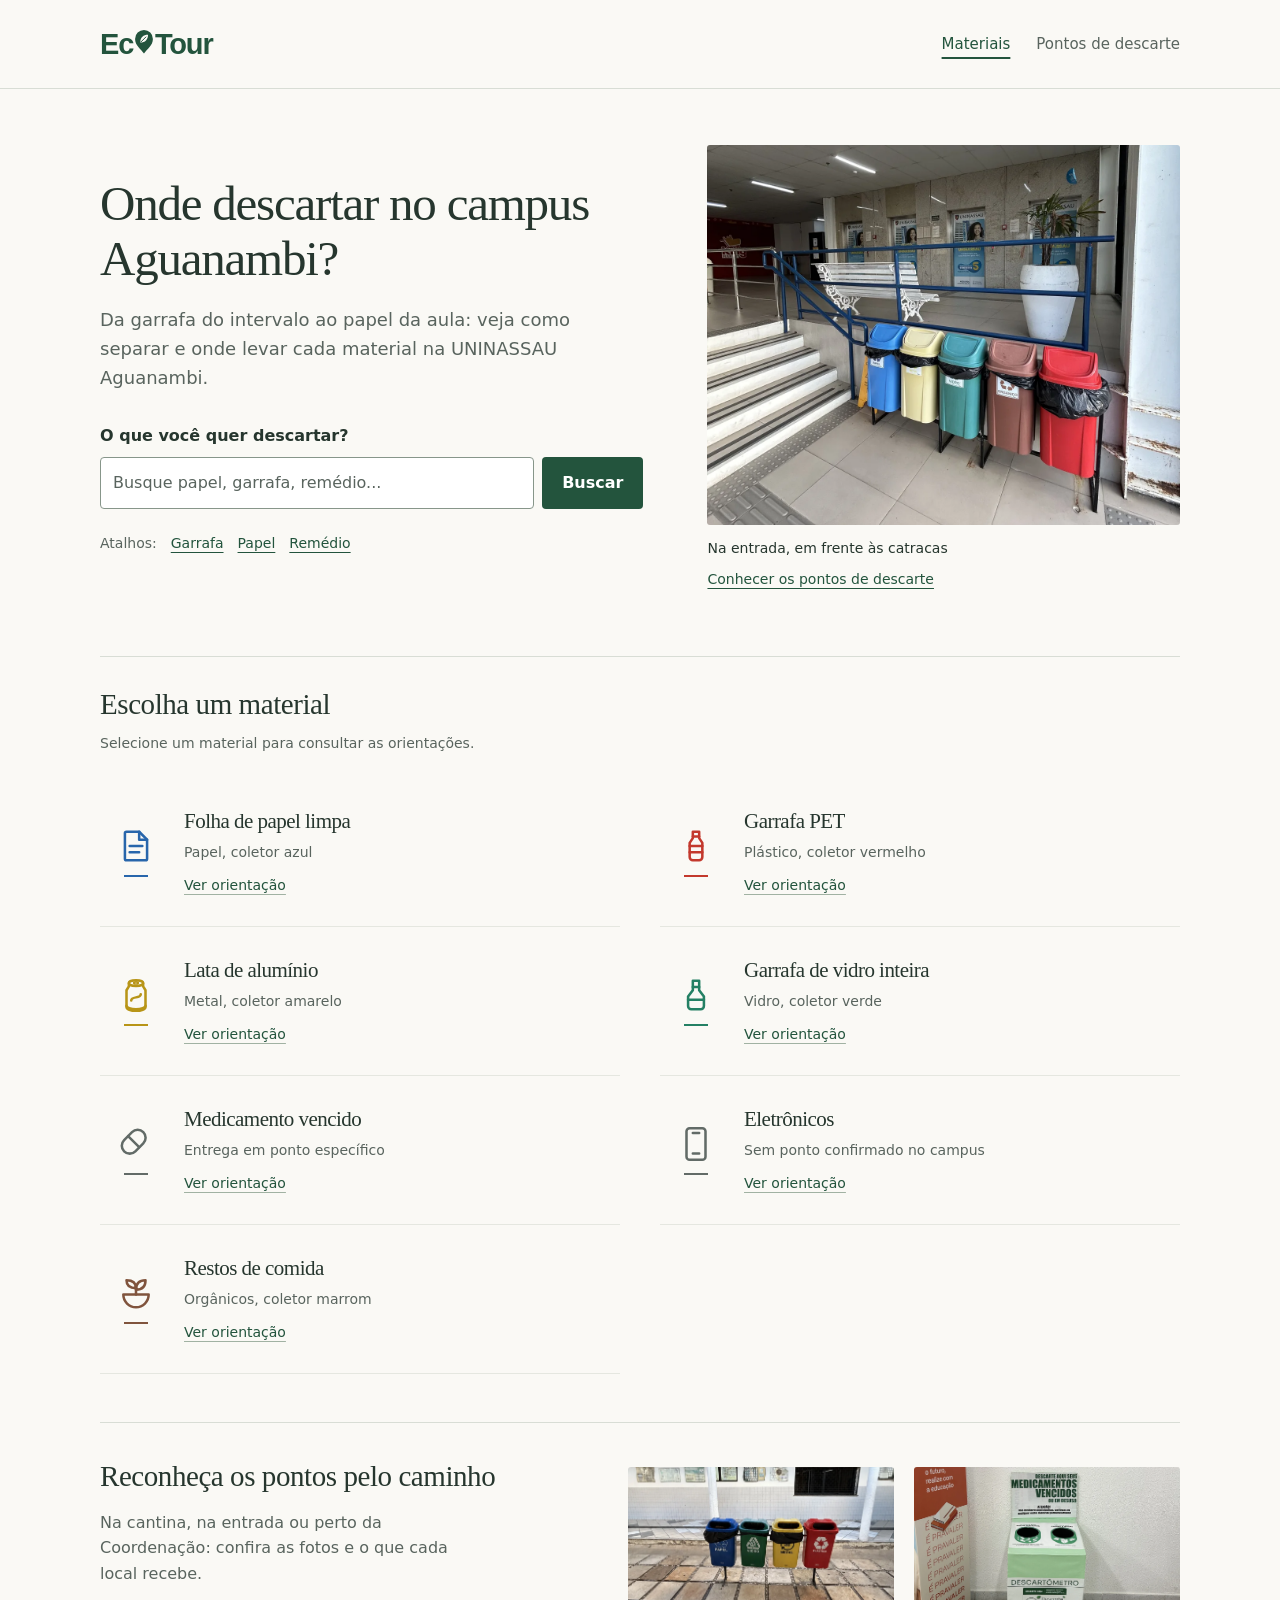
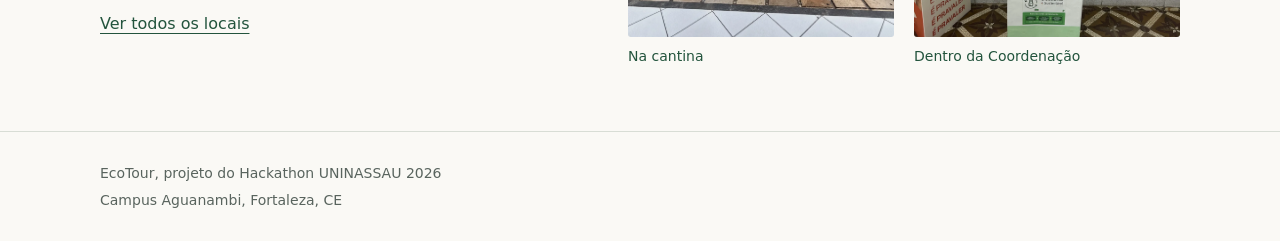
<file: index.html>
<!DOCTYPE html>
<html lang="pt-BR">
<head>
  <meta charset="UTF-8">
  <meta name="viewport" content="width=device-width, initial-scale=1.0">
  <meta name="description" content="Consulte orientações e pontos de descarte no campus UNINASSAU Aguanambi.">
  <title>EcoTour | Guia de descarte</title>
  <link rel="icon" href="assets/img/favicon.svg" type="image/svg+xml">
  <link rel="apple-touch-icon" href="assets/img/apple-touch-icon.png">

  <link rel="stylesheet" href="assets/css/comum.css">
  <link rel="stylesheet" href="assets/css/style.css">

  <script src="assets/data/materiais.js" defer></script>
  <script src="assets/js/main.js" defer></script>
</head>

<body class="pagina-inicial">
  <a class="pular-conteudo" href="#conteudo">Pular para o conteúdo</a>

  <header class="cabecalho">
    <div class="container cabecalho-conteudo">
      <a class="marca" href="index.html" aria-label="EcoTour — início">
        Ec<svg class="marca-pino" viewBox="10 0 300 400" aria-hidden="true" focusable="false"><path fill="currentColor" fill-rule="evenodd" d="M160 395C110 320 10 262 10 150A150 150 0 0 1 310 150C310 262 210 320 160 395ZM98 212C98 122 150 80 228 80C228 162 180 212 98 212Z"/><path d="M112 198L192 118" stroke="currentColor" stroke-width="16" stroke-linecap="round"/></svg>Tour
      </a>

      <nav aria-label="Navegação principal">
        <a href="index.html" aria-current="page">Materiais</a>
        <a href="pontos.html">Pontos de descarte</a>
      </nav>
    </div>
  </header>

  <main id="conteudo" class="container">
    <section class="consulta" aria-labelledby="titulo-consulta">
      <div class="consulta-conteudo">
        <h1 id="titulo-consulta">Onde descartar no campus Aguanambi?</h1>
        <p class="introducao">Da garrafa do intervalo ao papel da aula: veja como separar e onde levar cada material na UNINASSAU Aguanambi.</p>

        <form id="formulario-busca" class="formulario-busca" role="search">
          <label for="busca-material">O que você quer descartar?</label>
          <div class="campo-busca">
            <input type="search" id="busca-material" name="busca"
              placeholder="Busque papel, garrafa, remédio..." autocomplete="off"
              aria-controls="lista-materiais">
            <button type="submit" class="botao-buscar">Buscar</button>
          </div>
        </form>
        <div class="buscas-rapidas" aria-label="Buscas rápidas">
          <span>Atalhos:</span>
          <button type="button" data-busca="garrafa">Garrafa</button>
          <button type="button" data-busca="papel">Papel</button>
          <button type="button" data-busca="remédio">Remédio</button>
        </div>
      </div>
      <figure class="consulta-visual">
        <img src="assets/img/P-01.webp" width="1200" height="1600" fetchpriority="high"
          alt="Cinco coletores coloridos no hall de elevadores, em frente às catracas da entrada do campus">
        <figcaption class="visual-legenda">

          <strong>Na entrada, em frente às catracas</strong>
          <a href="pontos.html">Conhecer os pontos de descarte</a>
        </figcaption>
      </figure>
    </section>

    <section class="materiais" aria-labelledby="titulo-materiais">
      <div class="materiais-cabecalho">
        <div>
          <h2 id="titulo-materiais">Escolha um material</h2>
        </div>

        <button id="limpar-busca" class="botao-limpar" type="button" hidden>
          Limpar busca
        </button>
      </div>

      <p id="mensagem-busca" class="mensagem-busca" role="status"></p>

      <ul id="lista-materiais" class="lista-materiais"></ul>

      <div id="estado-vazio" class="estado-vazio" hidden>
        <h3>Nenhum material encontrado</h3>
        <p>Tente outro nome ou limpe a busca para ver todos os materiais.</p>
      </div>

      <noscript>
        <p>Ative o JavaScript para consultar o catálogo de materiais.</p>
      </noscript>
    </section>

    <section class="campus" aria-labelledby="titulo-pontos">
      <div>
        <h2 id="titulo-pontos">Reconheça os pontos pelo caminho</h2>
        <p>Na cantina, na entrada ou perto da Coordenação: confira as fotos e o que cada local recebe.</p>
        <a href="pontos.html">Ver todos os locais</a>
      </div>
      <div class="fotos-campus">
        <a href="pontos.html?ponto=P-04">
          <img src="assets/img/P-04.webp" width="1200" height="1600" loading="lazy" alt="Coletores de recicláveis na cantina">
          Na cantina
        </a>
        <a href="pontos.html?ponto=P-07">
          <img src="assets/img/P-07.webp" width="1200" height="1600" loading="lazy" alt="Descartômetro para medicamentos dentro da Coordenação">
          Dentro da Coordenação
        </a>
      </div>
    </section>
  </main>

  <footer class="rodape">
    <div class="container">
      <p>EcoTour, projeto do Hackathon UNINASSAU 2026</p>
      <p>Campus Aguanambi, Fortaleza, CE</p>
    </div>
  </footer>
</body>
</html>
</file>
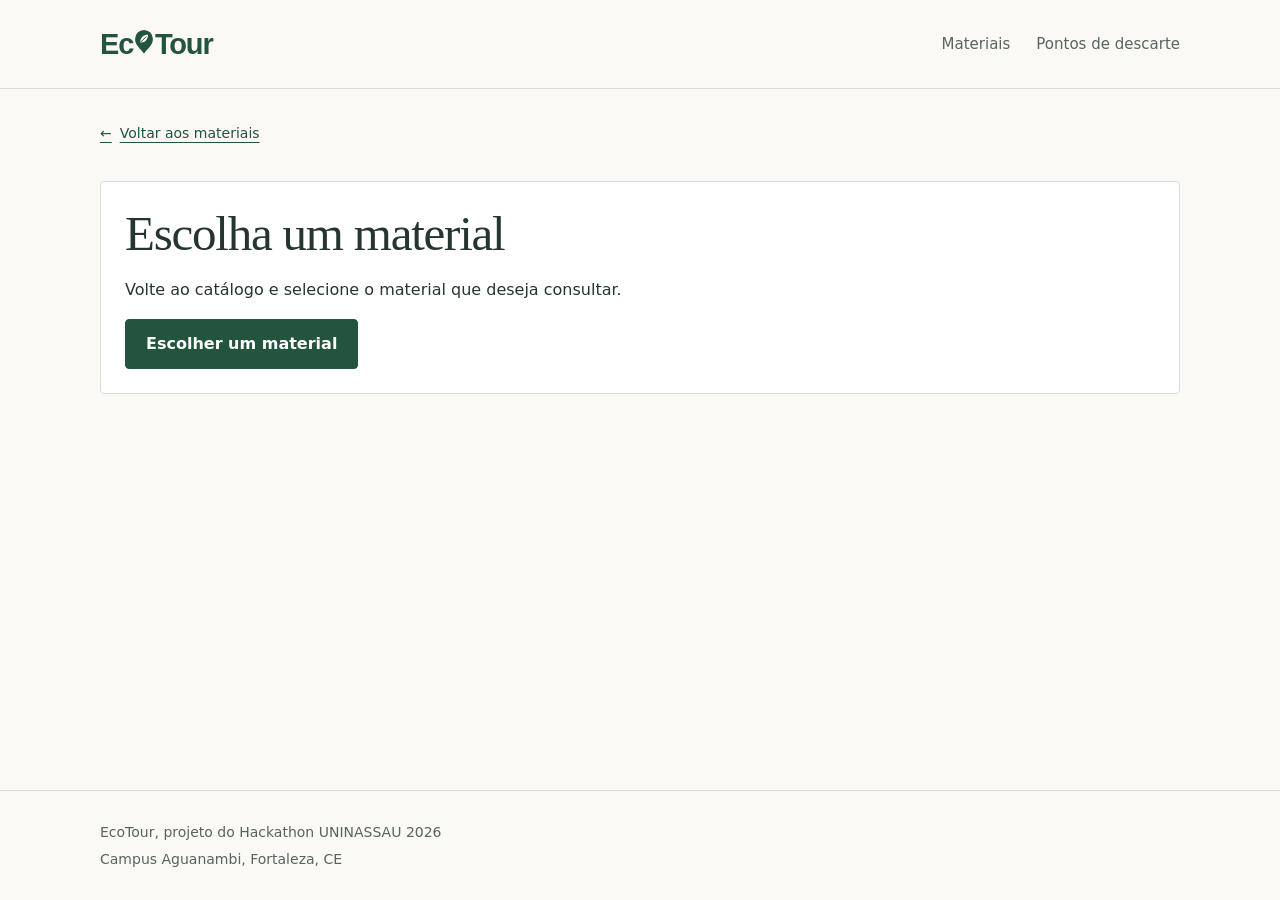
<file: guia.html>
<!DOCTYPE html>
<html lang="pt-BR">
<head>
  <meta charset="UTF-8">
  <meta name="viewport" content="width=device-width, initial-scale=1.0">
  <meta
    name="description"
    content="Consulte orientações, cuidados e pontos confirmados para o descarte de materiais no campus UNINASSAU Aguanambi."
  >

  <title>EcoTour | Guia do material</title>
  <link rel="icon" href="assets/img/favicon.svg" type="image/svg+xml">
  <link rel="apple-touch-icon" href="assets/img/apple-touch-icon.png">

  <link rel="stylesheet" href="assets/css/comum.css">
  <link rel="stylesheet" href="assets/css/guia.css">

  <script src="assets/data/materiais.js" defer></script>
  <script src="assets/data/pontos-descarte.js" defer></script>
  <script src="assets/js/guia.js" defer></script>
</head>

<body class="pagina-guia">
  <a class="pular-conteudo" href="#conteudo">
    Pular para o conteúdo
  </a>

  <header class="cabecalho">
    <div class="container cabecalho-conteudo">
      <a class="marca" href="index.html" aria-label="EcoTour — início">
        Ec<svg class="marca-pino" viewBox="10 0 300 400" aria-hidden="true" focusable="false"><path fill="currentColor" fill-rule="evenodd" d="M160 395C110 320 10 262 10 150A150 150 0 0 1 310 150C310 262 210 320 160 395ZM98 212C98 122 150 80 228 80C228 162 180 212 98 212Z"/><path d="M112 198L192 118" stroke="currentColor" stroke-width="16" stroke-linecap="round"/></svg>Tour
      </a>

      <nav aria-label="Navegação principal">
        <a href="index.html">Materiais</a>
        <a href="pontos.html">Pontos de descarte</a>
      </nav>
    </div>
  </header>

  <main id="conteudo" class="container">
    <a class="voltar-materiais" href="index.html">
      <span aria-hidden="true">←</span>
      Voltar aos materiais
    </a>

    <!-- Exibido quando o material não existe ou os dados não carregam. -->
    <section
      id="estado-erro"
      class="estado-erro"
      aria-labelledby="titulo-erro"
      hidden
    >
      <h1 id="titulo-erro">Material não encontrado</h1>
      <p id="mensagem-erro"></p>
      <a class="botao-primario" href="index.html">
        Escolher um material
      </a>
    </section>

    <!-- O JavaScript preenche esta área com os dados do catálogo. -->
    <article id="guia-material" aria-labelledby="nome-material" hidden>
      <header class="apresentacao-material">
        <div class="apresentacao-conteudo">
          <p id="categoria-material" class="categoria-material"></p>
          <h1 id="nome-material"></h1>
          <p class="introducao">Como separar e onde levar este material na UNINASSAU Aguanambi.</p>
        </div>
        <!-- Desenho da lixeira basculante do campus; a cor vem de data-cor. -->
        <div id="apresentacao-visual" class="apresentacao-visual" aria-hidden="true">
          <div class="base-coletor">
            <svg class="desenho-coletor" viewBox="0 0 100 160" focusable="false">
              <path class="coletor-cor" d="M6 46V30Q6 12 28 12H72Q94 12 94 30V46Z"/>
              <path class="coletor-aba" d="M22 46V31Q22 22 32 22H68Q78 22 78 31V46"/>
              <path class="coletor-saco" d="M7 46H93L91 55H9Z"/>
              <path class="coletor-cor" d="M10 55H90L84 150Q83 156 77 156H23Q17 156 16 150Z"/>
              <path class="coletor-sombra" d="M72 55H90L84 150Q83 156 77 156H68Z"/>
              <rect class="coletor-etiqueta" x="21" y="74" width="54" height="20" rx="2"/>
              <text id="etiqueta-coletor" x="48" y="84" text-anchor="middle" dominant-baseline="central"></text>
            </svg>
          </div>
          <p class="legenda-coletor">
            <strong id="legenda-cor"></strong>
            <span id="legenda-detalhe"></span>
          </p>
        </div>
      </header>

      <div class="passos-guia">
        <section class="bloco-orientacao bloco-preparo" aria-labelledby="titulo-preparo">
          <h2 id="titulo-preparo">1. Como preparar</h2>
          <p id="orientacao-material" class="texto-orientacao"></p>
          <p class="aviso-cuidados"><strong>Atenção:</strong> <span id="cuidados-material"></span></p>
        </section>

        <section class="bloco-orientacao bloco-coletor" aria-labelledby="titulo-coletor">
          <h2 id="titulo-coletor">2. Qual coletor usar</h2>
          <p id="coletor-material" class="texto-orientacao"></p>
        </section>

        <section class="destino-material" aria-labelledby="titulo-destino">
          <h2 id="titulo-destino">3. Onde descartar</h2>
          <p id="status-destino" class="status-destino" role="status"></p>

          <div id="destino-confirmado" hidden>
            <p id="resumo-pontos"></p>
            <a id="link-pontos-material" class="botao-primario">
              Encontrar um local para este material
            </a>
          </div>

          <div id="destino-nao-confirmado" hidden>
            <p>Guarde o material e confirme com o setor responsável onde entregá-lo antes de levá-lo ao campus.</p>
          </div>
        </section>
      </div>

      <section class="referencias" aria-labelledby="titulo-referencias">
        <h2 id="titulo-referencias">Fonte e revisão</h2>
        <p>Os pontos foram vinculados pelos rótulos ou pelo mapeamento de cores confirmado para o campus.</p>

        <a
          id="fonte-material"
          class="link-secundario"
          target="_blank"
          rel="noopener noreferrer"
          hidden
        >
          Consultar fonte da orientação (abre em nova aba)
        </a>

        <p id="fonte-indisponivel" hidden>
          Fonte de referência ainda não informada.
        </p>

        <p id="revisao-material" class="data-revisao" hidden>
          Orientação revisada em
          <time id="data-revisao"></time>.
        </p>
      </section>

      <div class="acao-final">
        <a class="link-secundario" href="index.html">
          <span aria-hidden="true">←</span>
          Consultar outro material
        </a>
      </div>
    </article>

    <noscript>
      <section class="estado-erro">
        <h1>Ative o JavaScript para consultar o guia</h1>
        <p>
          As orientações são carregadas a partir do catálogo de materiais.
          Ative o JavaScript no navegador e atualize a página.
        </p>
      </section>
    </noscript>
  </main>

  <footer class="rodape">
    <div class="container">
      <p>EcoTour, projeto do Hackathon UNINASSAU 2026</p>
      <p>Campus Aguanambi, Fortaleza, CE</p>
    </div>
  </footer>
</body>
</html>
</file>
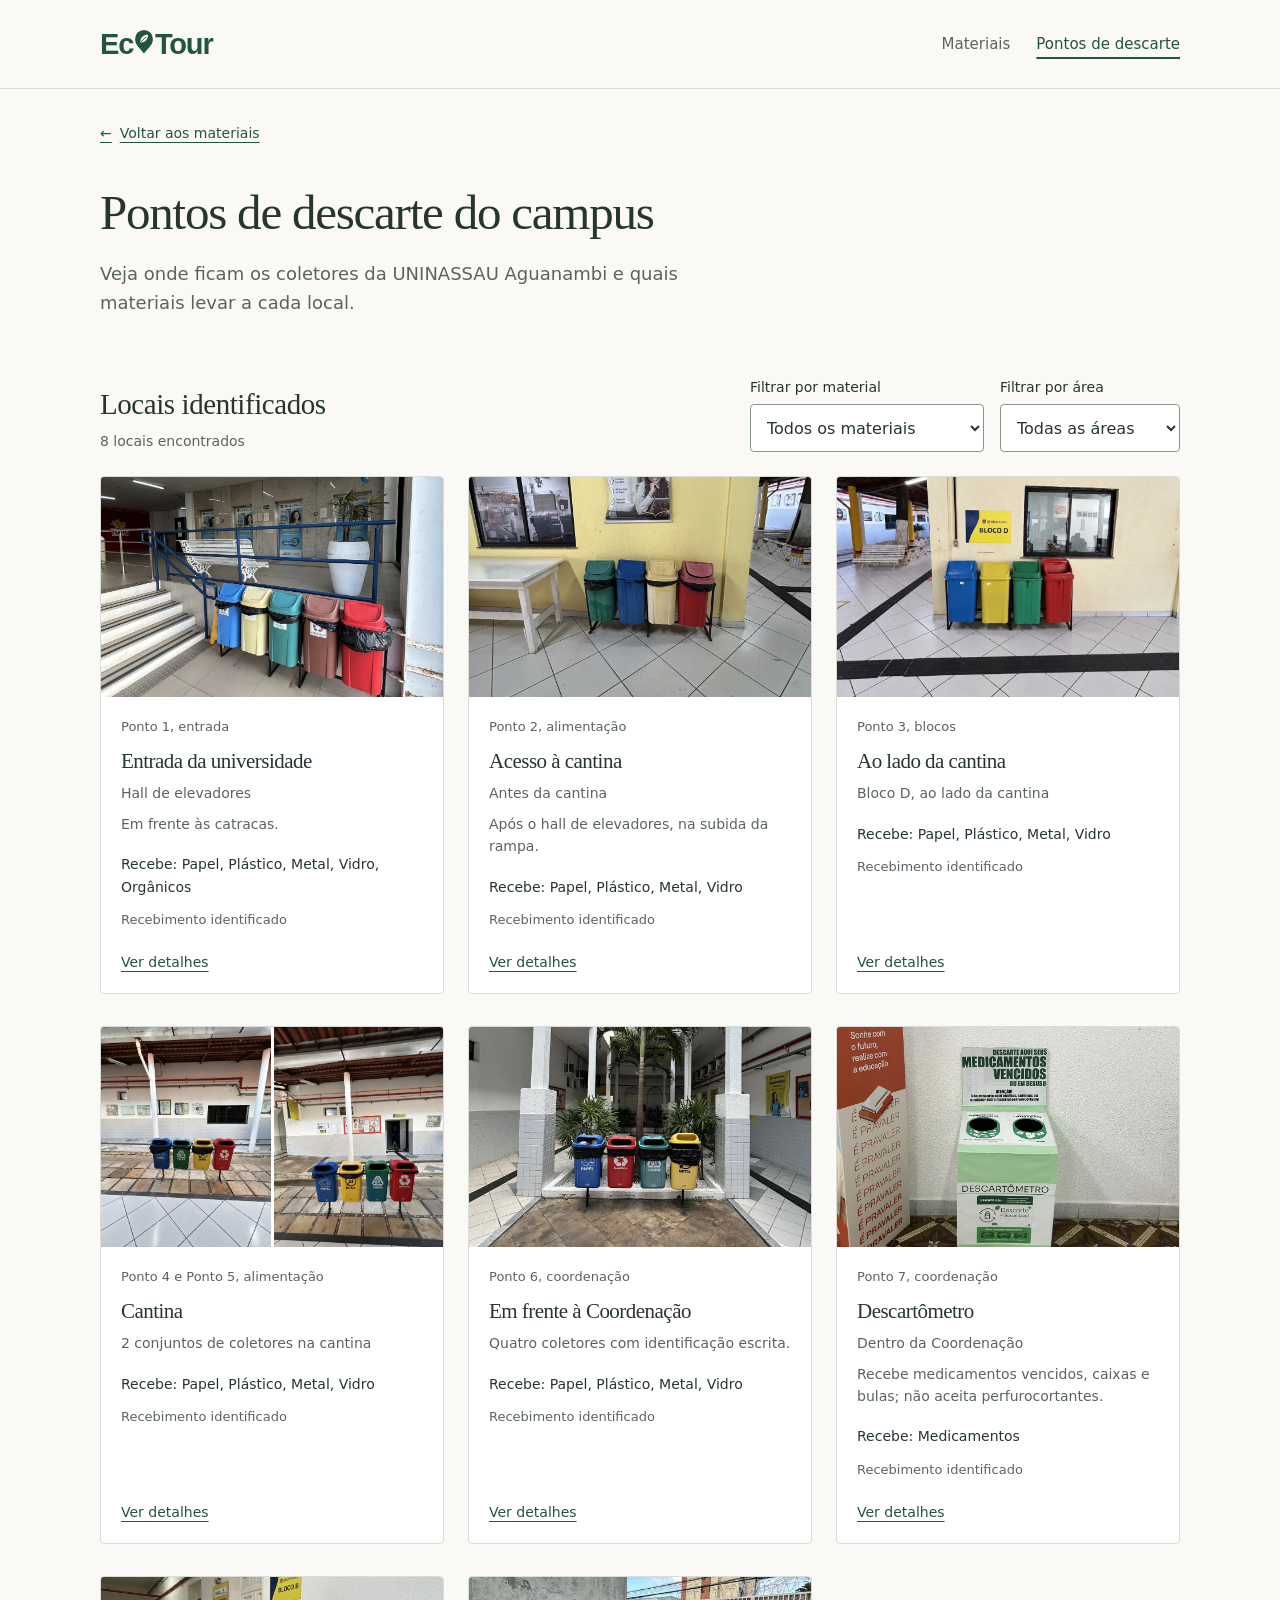
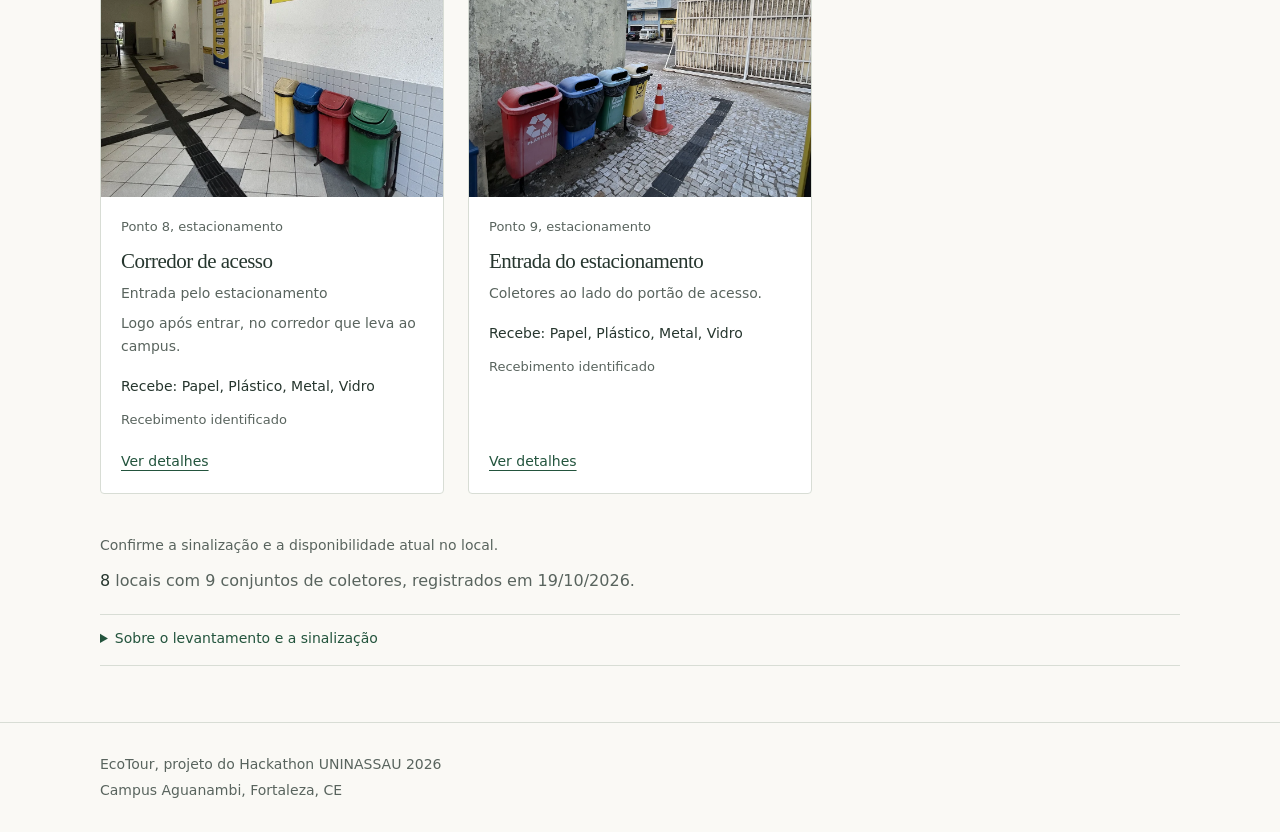
<file: pontos.html>
<!DOCTYPE html>
<html lang="pt-BR">
<head>
  <meta charset="UTF-8">
  <meta name="viewport" content="width=device-width, initial-scale=1.0">
  <meta name="description" content="Consulte os pontos de descarte identificados no campus UNINASSAU Aguanambi e verifique sua situação antes de levar resíduos.">
  <title>EcoTour | Pontos de descarte</title>
  <link rel="icon" href="assets/img/favicon.svg" type="image/svg+xml">
  <link rel="apple-touch-icon" href="assets/img/apple-touch-icon.png">
  <link rel="stylesheet" href="assets/css/comum.css">
  <link rel="stylesheet" href="assets/css/pontos.css">
  <script src="assets/data/materiais.js" defer></script>
  <script src="assets/data/pontos-descarte.js" defer></script>
  <script src="assets/js/pontos.js" defer></script>
</head>
<body class="pagina-pontos">
  <a class="pular-conteudo" href="#conteudo">Pular para o conteúdo</a>
  <header class="cabecalho">
    <div class="container cabecalho-conteudo">
      <a class="marca" href="index.html" aria-label="EcoTour — início">Ec<svg class="marca-pino" viewBox="10 0 300 400" aria-hidden="true" focusable="false"><path fill="currentColor" fill-rule="evenodd" d="M160 395C110 320 10 262 10 150A150 150 0 0 1 310 150C310 262 210 320 160 395ZM98 212C98 122 150 80 228 80C228 162 180 212 98 212Z"/><path d="M112 198L192 118" stroke="currentColor" stroke-width="16" stroke-linecap="round"/></svg>Tour</a>
      <nav aria-label="Navegação principal">
        <a href="index.html">Materiais</a>
        <a href="pontos.html" aria-current="page">Pontos de descarte</a>
      </nav>
    </div>
  </header>

  <main id="conteudo" class="container">
    <a class="voltar" href="index.html"><span aria-hidden="true">←</span> Voltar aos materiais</a>
    <section class="apresentacao" aria-labelledby="titulo-pagina">
      <div>
        <h1 id="titulo-pagina">Pontos de descarte do campus</h1>
        <p class="introducao">Veja onde ficam os coletores da UNINASSAU Aguanambi e quais materiais levar a cada local.</p>
      </div>
    </section>

    <section id="estado-erro" class="estado-informativo" hidden aria-labelledby="titulo-erro">
      <h2 id="titulo-erro">Não foi possível carregar os pontos</h2>
      <p id="mensagem-erro">Atualize a página para tentar novamente.</p>
    </section>

    <section id="area-lista" aria-labelledby="titulo-lista" hidden>
      <div id="aviso-material" class="estado-informativo" hidden>
        <h2 id="titulo-aviso-material"></h2>
        <p id="texto-aviso-material"></p>
        <a href="pontos.html">Ver todos os pontos do campus</a>
      </div>
      <div class="barra-lista">
        <div>
          <h2 id="titulo-lista">Locais identificados</h2>
          <p id="resumo-lista" role="status"></p>
        </div>
        <div class="filtros-lista">
          <div class="controle-filtro">
            <label for="filtro-material">Filtrar por material</label>
            <select id="filtro-material"><option value="">Todos os materiais</option></select>
          </div>
          <div class="controle-filtro">
            <label for="filtro-area">Filtrar por área</label>
            <select id="filtro-area"><option value="">Todas as áreas</option></select>
          </div>
        </div>
      </div>
      <ul id="lista-pontos" class="lista-pontos"></ul>
      <div id="estado-vazio" class="estado-informativo" hidden>
        <h3>Nenhum local nesta área</h3>
        <p id="texto-estado-vazio">Escolha outra área ou veja todos os locais identificados.</p>
        <button id="limpar-filtro" type="button">Ver todas as áreas</button>
      </div>
    </section>

    <article id="detalhe-ponto" hidden aria-labelledby="nome-ponto">
      <a id="voltar-lista" class="voltar-lista" href="pontos.html"><span aria-hidden="true">←</span> Ver todos os pontos</a>
      <div class="detalhe-cabecalho">
        <div>
          <p id="id-ponto" class="identificador"></p>
          <h2 id="nome-ponto"></h2>
          <p id="localizacao-ponto" class="localizacao-detalhe"></p>
          <p id="descricao-ponto" class="descricao-detalhe" hidden></p>
          <p id="situacao-ponto" class="etiqueta-situacao"></p>
        </div>
        <div id="galeria-ponto" class="galeria-ponto" aria-label="Fotos dos conjuntos de coletores"></div>
      </div>
      <section id="instrucao-material" class="instrucao-material" aria-labelledby="titulo-instrucao-material" hidden>
        <h3 id="titulo-instrucao-material"></h3>
        <p id="texto-instrucao-material"></p>
      </section>
      <div class="detalhe-informacoes">
        <section aria-labelledby="titulo-observado">
          <h3 id="titulo-observado">O que foi observado</h3>
          <p id="coletores-ponto"></p>
          <p id="identificacao-ponto"></p>
        </section>
        <section aria-labelledby="titulo-verificacao">
          <h3 id="titulo-verificacao">Antes de descartar</h3>
          <p id="restricoes-ponto"></p>
          <p id="disponibilidade-ponto"></p>
          <p>Confira horários, sinalização e disponibilidade atual no local ou com o setor responsável.</p>
        </section>
      </div>
      <p class="data-verificacao">Observado em <time id="data-ponto"></time>.</p>
    </article>

    <aside class="informacoes-levantamento" aria-label="Informações do levantamento">
      <p class="nota-disponibilidade">Confirme a sinalização e a disponibilidade atual no local.</p>
      <p class="resumo-campus"><strong id="total-pontos">—</strong> locais com <span id="total-registros">—</span> conjuntos de coletores, registrados em 19/10/2026.</p>
      <details class="aviso-validacao">
        <summary>Sobre o levantamento e a sinalização</summary>
        <p>O levantamento de 19/10/2026 registrou nove pontos de descarte em oito locais: cinco com rótulos e quatro identificados por cores. Dois conjuntos de coletores ficam na cantina. No mapeamento confirmado em 24/10/2026: azul recebe papel, vermelho recebe plástico, marrom recebe orgânicos (comida), verde recebe vidro e amarelo recebe metal. O coletor marrom foi observado apenas no P-01. Confira horários, restrições adicionais e disponibilidade atual no local.</p>
      </details>
    </aside>

    <noscript><p class="estado-informativo">Ative o JavaScript para consultar os pontos de descarte.</p></noscript>
  </main>
  <footer class="rodape"><div class="container"><p>EcoTour, projeto do Hackathon UNINASSAU 2026</p><p>Campus Aguanambi, Fortaleza, CE</p></div></footer>
</body>
</html>
</file>
<file: assets/css/comum.css>
/* Elementos compartilhados pelas três páginas. */
:root {
  --fonte-texto: "Segoe UI", system-ui, sans-serif;
  --fonte-titulo: Georgia, "Times New Roman", serif;
  --cor-fundo: #faf9f5;
  --cor-superficie: #fff;
  --cor-primaria: #23543d;
  --cor-primaria-suave: #edf2eb;
  --cor-texto: #26362e;
  --cor-texto-suave: #59645e;
  --cor-borda: #d8ddd5;
}
* { box-sizing: border-box; }
[hidden] { display: none !important; }
body { display: flex; flex-direction: column; min-height: 100vh; margin: 0; background: var(--cor-fundo); color: var(--cor-texto); font: 16px/1.6 var(--fonte-texto); }
.container { width: min(100% - 64px, 1080px); margin-inline: auto; }
main { flex: 1; padding-bottom: 56px; }
a { color: var(--cor-primaria); text-underline-offset: 4px; }
a:hover { text-decoration-thickness: 2px; }
button, input, select { font: inherit; }
button, summary { cursor: pointer; }
button:disabled, input:disabled { cursor: not-allowed; opacity: .65; }
:focus-visible { outline: 3px solid var(--cor-primaria); outline-offset: 4px; }
h1, h2, h3 { font-family: var(--fonte-titulo); font-weight: 400; line-height: 1.2; }
h1 { margin: 0; font-size: clamp(32px, 4.4vw, 49px); letter-spacing: -.025em; font-weight: 400; line-height: 1.13; }
h2 { margin: 0; font-size: clamp(23px, 2.6vw, 29px); letter-spacing: -.015em; }
h3 { font-size: 21px; }
.pular-conteudo { position: absolute; top: 12px; left: 12px; z-index: 10; padding: 12px 20px; background: #fff; transform: translateY(-180%); }
.pular-conteudo:focus { transform: translateY(0); }
.cabecalho { border-bottom: 1px solid var(--cor-borda); }
.cabecalho-conteudo { display: flex; align-items: center; justify-content: space-between; gap: 24px; min-height: 88px; }
.marca { color: var(--cor-primaria); font-family: "Trebuchet MS", "Segoe UI", sans-serif; font-size: 29px; font-weight: 700; letter-spacing: -.04em; text-decoration: none; white-space: nowrap; }
.marca-pino { display: inline-block; width: .62em; height: .82em; margin: 0 .07em 0 .06em; vertical-align: baseline; }
.cabecalho nav { display: flex; gap: 26px; }
.cabecalho nav a { display: inline-flex; align-items: center; min-height: 48px; color: var(--cor-texto-suave); font-size: 15px; text-decoration: none; }
.cabecalho nav a:hover, .cabecalho nav a[aria-current] { color: var(--cor-primaria); text-decoration: underline; text-decoration-thickness: 2px; text-underline-offset: 8px; }
.introducao { max-width: 580px; margin: 20px 0 0; color: var(--cor-texto-suave); font-size: 18px; }
.voltar, .voltar-lista, .voltar-materiais { display: inline-flex; align-items: center; gap: 8px; min-height: 48px; margin-top: 20px; font-size: 14px; }
.botao-primario { display: inline-flex; align-items: center; justify-content: center; min-height: 48px; padding: 11px 20px; border: 1px solid var(--cor-primaria); border-radius: 4px; background: var(--cor-primaria); color: #fff; font-weight: 700; text-decoration: none; }
.botao-primario:hover { background: #163f2b; }
.estado-informativo, .estado-erro { margin: 24px 0; padding: 24px; border: 1px solid var(--cor-borda); border-radius: 4px; background: #fff; }
.estado-informativo h2, .estado-informativo h3, .estado-erro h1 { margin: 0 0 12px; }
.estado-informativo button { min-height: 48px; padding: 8px 16px; border: 1px solid var(--cor-primaria); border-radius: 4px; background: #fff; color: var(--cor-primaria); }
.rodape { padding-block: 26px; border-top: 1px solid var(--cor-borda); color: var(--cor-texto-suave); font-size: 14px; }
.rodape p { margin: 4px 0; }
@media (max-width: 600px) {
  .container { width: calc(100% - 36px); }
  .cabecalho-conteudo { min-height: 80px; gap: 12px; flex-wrap: wrap; padding-block: 12px; }
  .cabecalho nav { gap: 18px; }
  .cabecalho nav a { font-size: 14px; }
  .introducao { font-size: 17px; }
}
@media (prefers-reduced-motion: reduce) {
  *, *::before, *::after { scroll-behavior: auto !important; transition: none !important; }
}
</file>
<file: assets/css/style.css>
.consulta { display: grid; grid-template-columns: 1.15fr 1fr; align-items: center; gap: 64px; padding-block: 56px 60px; }
.consulta-conteudo { min-width: 0; }
.consulta h1 { max-width: 560px; }
.formulario-busca { margin-top: 30px; }
.formulario-busca label { display: block; margin-bottom: 9px; font-weight: 700; }
.campo-busca { display: flex; gap: 8px; }
.campo-busca input { width: 100%; min-width: 0; min-height: 50px; padding: 12px; border: 1px solid #87968a; border-radius: 4px; background: #fff; color: var(--cor-texto); }
.campo-busca input::placeholder { color: var(--cor-texto-suave); }
.botao-buscar { min-height: 50px; padding: 10px 20px; border: 0; border-radius: 4px; background: var(--cor-primaria); color: #fff; font-weight: 700; }
.botao-buscar:hover { background: #163f2b; }
.buscas-rapidas { display: flex; align-items: center; flex-wrap: wrap; gap: 4px 14px; margin-top: 12px; color: var(--cor-texto-suave); font-size: 14px; }
.buscas-rapidas button { min-height: 44px; padding: 0; border: 0; background: none; color: var(--cor-primaria); text-decoration: underline; text-underline-offset: 4px; }
.consulta-visual { min-width: 0; margin: 0; }
.consulta-visual img { display: block; width: 100%; height: 380px; border-radius: 3px; object-fit: cover; object-position: 50% 72%; }
.visual-legenda { margin-top: 12px; color: var(--cor-texto-suave); font-size: 14px; }
.visual-legenda strong { display: block; color: var(--cor-texto); font-weight: 400; }
.visual-legenda a { display: inline-block; margin-top: 4px; padding-block: 5px; }
.materiais { padding-block: 30px 48px; border-top: 1px solid var(--cor-borda); scroll-margin-top: 24px; }
.materiais-cabecalho { display: flex; justify-content: space-between; align-items: center; gap: 16px; }
.botao-limpar { min-height: 44px; padding: 4px; border: 0; background: none; color: var(--cor-primaria); text-decoration: underline; text-underline-offset: 4px; }
.mensagem-busca { margin: 10px 0 24px; color: var(--cor-texto-suave); font-size: 14px; }
.lista-materiais { display: grid; grid-template-columns: repeat(2, minmax(0, 1fr)); gap: 0 40px; margin: 0; padding: 0; list-style: none; }
.lista-materiais > li { border-bottom: 1px solid #e5e7e0; }
.cartao-material { --cor-coletor: #626b67; display: flex; align-items: center; gap: 22px; height: 100%; min-height: 148px; padding: 26px 10px; text-decoration: none; color: var(--cor-texto); }
.cartao-material:hover { background: #f0f3ed; }
.icone-material { display: flex; flex-direction: column; align-items: center; justify-content: center; flex-shrink: 0; width: 52px; color: var(--cor-coletor); }
.icone-material::after { content: ""; width: 24px; height: 2px; margin-top: 10px; background: currentColor; }
.icone-material svg { display: block; width: 38px; height: 38px; }
.conteudo-material { display: grid; gap: 7px; min-width: 0; }
.nome-material { display: block; font-family: var(--fonte-titulo); font-size: 21px; font-weight: 400; letter-spacing: -.025em; line-height: 1.25; }
.categoria-material { display: block; color: var(--cor-texto-suave); font-size: 14px; line-height: 1.5; }
.chamada-material { display: block; margin-top: 5px; color: var(--cor-primaria); font-size: 14px; line-height: 1.5; text-decoration: underline; text-decoration-color: #a1b2a3; text-underline-offset: 4px; }
.cartao-material:hover .chamada-material { text-decoration-color: var(--cor-primaria); }
.cartao-folha-papel { --cor-coletor: #2866ab; }
.cartao-garrafa-pet { --cor-coletor: #c3392d; }
.cartao-lata-aluminio { --cor-coletor: #b89517; }
.cartao-garrafa-vidro { --cor-coletor: #248064; }
.cartao-restos-comida { --cor-coletor: #80543d; }
.estado-vazio { padding: 24px 0; }
.estado-vazio h3 { margin: 0 0 8px; }
.estado-vazio p { color: var(--cor-texto-suave); }
.campus { display: grid; grid-template-columns: 1fr 1.15fr; gap: 48px; padding-top: 36px; border-top: 1px solid var(--cor-borda); }
.campus p { max-width: 380px; color: var(--cor-texto-suave); }
.campus > div > a { display: inline-block; padding-block: 8px; }
.fotos-campus { display: grid; grid-template-columns: 1fr 1fr; gap: 20px; }
.fotos-campus a { text-decoration: none; font-size: 14px; }
.fotos-campus img { display: block; width: 100%; height: 170px; margin-bottom: 8px; object-fit: cover; object-position: center 70%; border-radius: 3px; }
.fotos-campus a:hover { text-decoration: underline; }
@media (max-width: 850px) {
  .consulta { gap: 32px; }
  .consulta-visual img { height: 360px; }
  .campo-busca { flex-wrap: wrap; }
  .campo-busca input { flex: 1 1 180px; }
  .campus { gap: 30px; }
}
@media (max-width: 650px) {
  .consulta { grid-template-columns: 1fr; gap: 28px; padding-block: 32px 36px; }
  .consulta-visual img { height: 280px; }
  .lista-materiais { grid-template-columns: 1fr; }
  .cartao-material { min-height: 140px; gap: 18px; padding: 24px 4px; }
  .campus { grid-template-columns: 1fr; gap: 24px; }
  .fotos-campus img { height: 180px; }
}
</file>
<file: assets/css/guia.css>
.apresentacao-material { display: grid; grid-template-columns: 1fr 260px; gap: 60px; align-items: center; padding-block: 28px 38px; border-bottom: 1px solid var(--cor-borda); }
.categoria-material { margin: 0 0 14px; color: var(--cor-texto-suave); }
.apresentacao-visual { --tom: #6e7772; --texto: #4e5852; display: flex; align-items: center; gap: 20px; padding: 20px 0; color: var(--texto); }
.apresentacao-visual[data-cor="azul"] { --tom: #2f6db3; --texto: #1d4677; }
.apresentacao-visual[data-cor="vermelho"] { --tom: #cf3a2f; --texto: #84241c; }
.apresentacao-visual[data-cor="amarelo"] { --tom: #e8cf55; --texto: #6b5a12; }
.apresentacao-visual[data-cor="verde"] { --tom: #24927a; --texto: #145847; }
.apresentacao-visual[data-cor="marrom"] { --tom: #8a5a44; --texto: #5a3626; }
.base-coletor { flex-shrink: 0; }
.desenho-coletor { display: block; width: 95px; height: auto; }
.coletor-cor { fill: var(--tom); }
.coletor-aba { fill: none; stroke: #000; stroke-opacity: .18; stroke-width: 2.5; }
.coletor-saco { fill: #1c1c1a; }
.coletor-sombra { fill: #000; fill-opacity: .12; }
.coletor-etiqueta { fill: #fff; stroke: #1c1c1a; stroke-width: 1.5; }
#etiqueta-coletor { fill: #1c1c1a; font-family: "Trebuchet MS", sans-serif; font-weight: 700; }
/* O contorno indica que o material não vai nos coletores comuns. */
[data-cor="neutro"] .coletor-cor, [data-cor="neutro"] .coletor-aba { fill: none; stroke: var(--texto); stroke-opacity: .55; stroke-width: 1.5; stroke-dasharray: 4 3; }
[data-cor="neutro"] .coletor-saco, [data-cor="neutro"] .coletor-sombra { display: none; }
.legenda-coletor { margin: 0; font-size: 14px; line-height: 1.5; }
.legenda-coletor strong { display: block; font-size: 18px; }
.passos-guia { max-width: 800px; }
.bloco-orientacao, .destino-material { padding-block: 30px; border-bottom: 1px solid var(--cor-borda); }
.texto-orientacao { margin: 16px 0 0; font-size: 17px; }
.aviso-cuidados { margin: 18px 0 0; padding: 12px 18px; border-left: 3px solid #aa7b36; background: #f4efe3; color: #584125; }
.status-destino { margin: 16px 0 0; font-weight: 700; }
.destino-material p { max-width: 680px; }
.destino-material .botao-primario { margin-top: 8px; }
.sem-destino .status-destino { color: #795420; }
.referencias { max-width: 800px; margin-top: 32px; color: var(--cor-texto-suave); font-size: 14px; }
.referencias h2 { color: var(--cor-texto); font-size: 20px; }
.referencias p { margin: 10px 0; }
.link-secundario { display: inline-block; padding-block: 6px; }
.acao-final { margin-top: 24px; }
@media (max-width: 700px) {
  .apresentacao-material { grid-template-columns: 1fr; gap: 16px; padding-block: 24px; }
  .apresentacao-visual { padding: 0; }
  .desenho-coletor { width: 70px; }
}
</file>
<file: assets/css/pontos.css>
.apresentacao { padding-block: 28px 22px; }
.apresentacao h1 { max-width: 720px; }
.informacoes-levantamento { margin-top: 40px; }
.nota-disponibilidade { margin: 10px 0 0; color: var(--cor-texto-suave); font-size: 14px; }
.resumo-campus { margin: 12px 0 20px; color: var(--cor-texto-suave); }
.resumo-campus strong { color: var(--cor-texto); font-weight: 400; }
.aviso-validacao { border-block: 1px solid var(--cor-borda); }
.aviso-validacao summary { min-height: 50px; padding: 12px 0; color: var(--cor-primaria); font-size: 14px; }
.aviso-validacao p { max-width: 850px; margin: 0 0 18px; color: var(--cor-texto-suave); font-size: 14px; }
.barra-lista { display: flex; align-items: end; justify-content: space-between; flex-wrap: wrap; gap: 24px; margin: 36px 0 24px; }
.barra-lista p { margin: 8px 0 0; color: var(--cor-texto-suave); font-size: 14px; }
.filtros-lista { display: flex; flex-wrap: wrap; gap: 16px; }
.controle-filtro { min-width: 180px; }
.controle-filtro label { display: block; margin-bottom: 6px; font-size: 14px; }
.controle-filtro select { width: 100%; min-height: 48px; padding: 8px 12px; border: 1px solid #87968a; border-radius: 4px; background: #fff; color: var(--cor-texto); }
.lista-pontos { display: grid; grid-template-columns: repeat(3, minmax(0, 1fr)); gap: 32px 24px; margin: 0; padding: 0; list-style: none; }
.cartao-ponto { display: flex; flex-direction: column; height: 100%; overflow: hidden; border: 1px solid var(--cor-borda); border-radius: 4px; color: var(--cor-texto); background: #fff; text-decoration: none; }
.cartao-ponto:hover { border-color: var(--cor-primaria); }
.cartao-fotos { display: grid; grid-template-columns: 1fr; }
.cartao-fotos-duplas { grid-template-columns: repeat(2, minmax(0, 1fr)); gap: 3px; }
.cartao-fotos img { display: block; min-width: 0; width: 100%; height: 220px; object-fit: cover; object-position: center 65%; }
.cartao-conteudo { display: flex; flex: 1; flex-direction: column; align-items: start; padding: 20px; }
.identificador { display: block; margin: 0 0 10px; color: var(--cor-texto-suave); font-size: 13px; }
.cartao-conteudo strong { font-family: var(--fonte-titulo); font-size: 21px; font-weight: 400; letter-spacing: -.025em; line-height: 1.25; }
.cartao-localizacao, .cartao-descricao { margin-top: 8px; color: var(--cor-texto-suave); font-size: 14px; }
.materiais-ponto { display: block; margin-top: 18px; font-size: 14px; }
.etiqueta-situacao { margin-top: 12px; color: var(--cor-texto-suave); font-size: 13px; }
.chamada-ponto { margin-top: auto; padding-top: 20px; color: var(--cor-primaria); font-size: 14px; text-decoration: underline; text-underline-offset: 4px; }
.detalhe-cabecalho { display: grid; grid-template-columns: 1fr 1fr; align-items: center; gap: 48px; margin: 24px 0 32px; }
.detalhe-cabecalho h2 { font-size: clamp(28px, 3.5vw, 40px); }
.localizacao-detalhe, .descricao-detalhe { margin-top: 16px; color: var(--cor-texto-suave); }
.galeria-ponto { display: grid; grid-template-columns: 1fr; gap: 20px; min-width: 0; }
.detalhe-com-galeria { grid-template-columns: 1fr; }
.detalhe-com-galeria .galeria-ponto { grid-template-columns: repeat(2, minmax(0, 1fr)); }
.foto-detalhe { min-width: 0; margin: 0; }
.foto-detalhe img { display: block; width: 100%; height: auto; max-height: 460px; object-fit: cover; border-radius: 3px; }
.foto-detalhe img.foto-lixeiras { aspect-ratio: 6/5; object-position: center bottom; }
.foto-detalhe figcaption { margin-top: 8px; font-size: 14px; }
.instrucao-material { margin: 28px 0; padding: 18px 24px; border-left: 3px solid var(--cor-primaria); background: var(--cor-primaria-suave); }
.instrucao-material h3 { margin: 0 0 12px; }
.instrucao-material p { margin: 0; }
.detalhe-informacoes { display: grid; grid-template-columns: repeat(2, minmax(0, 1fr)); gap: 36px; border-top: 1px solid var(--cor-borda); }
.detalhe-informacoes h3 { margin: 24px 0 14px; }
.detalhe-informacoes p { margin: 12px 0; }
.data-verificacao { margin-top: 26px; color: var(--cor-texto-suave); font-size: 14px; }
@media (max-width: 900px) { .lista-pontos { grid-template-columns: repeat(2, minmax(0, 1fr)); } }
@media (max-width: 600px) {
  .apresentacao { padding-top: 24px; }
  .filtros-lista { width: 100%; }
  .controle-filtro { flex: 1 1 100%; min-width: 0; }
  .lista-pontos, .detalhe-cabecalho, .detalhe-informacoes, .detalhe-com-galeria .galeria-ponto { grid-template-columns: 1fr; }
  .detalhe-cabecalho, .detalhe-informacoes { gap: 16px; }
  .cartao-fotos img { height: 250px; }
}
</file>
